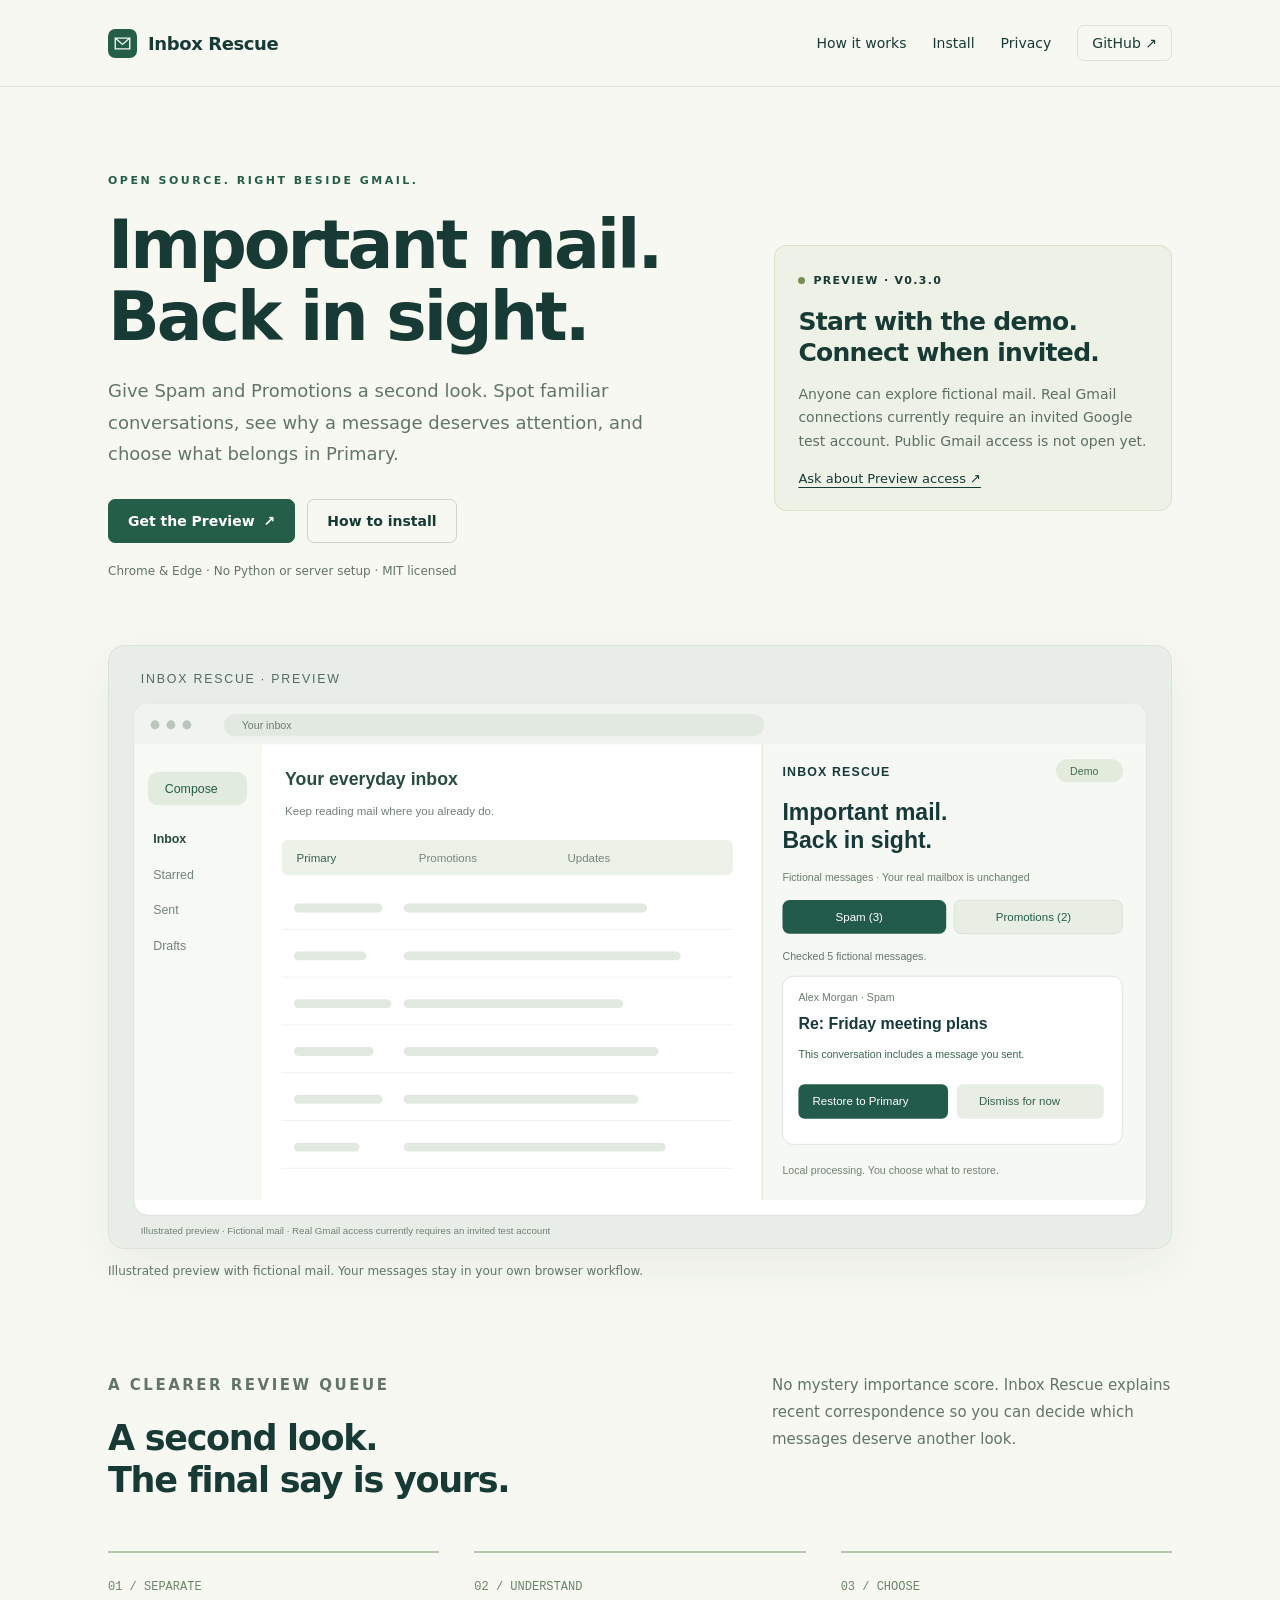
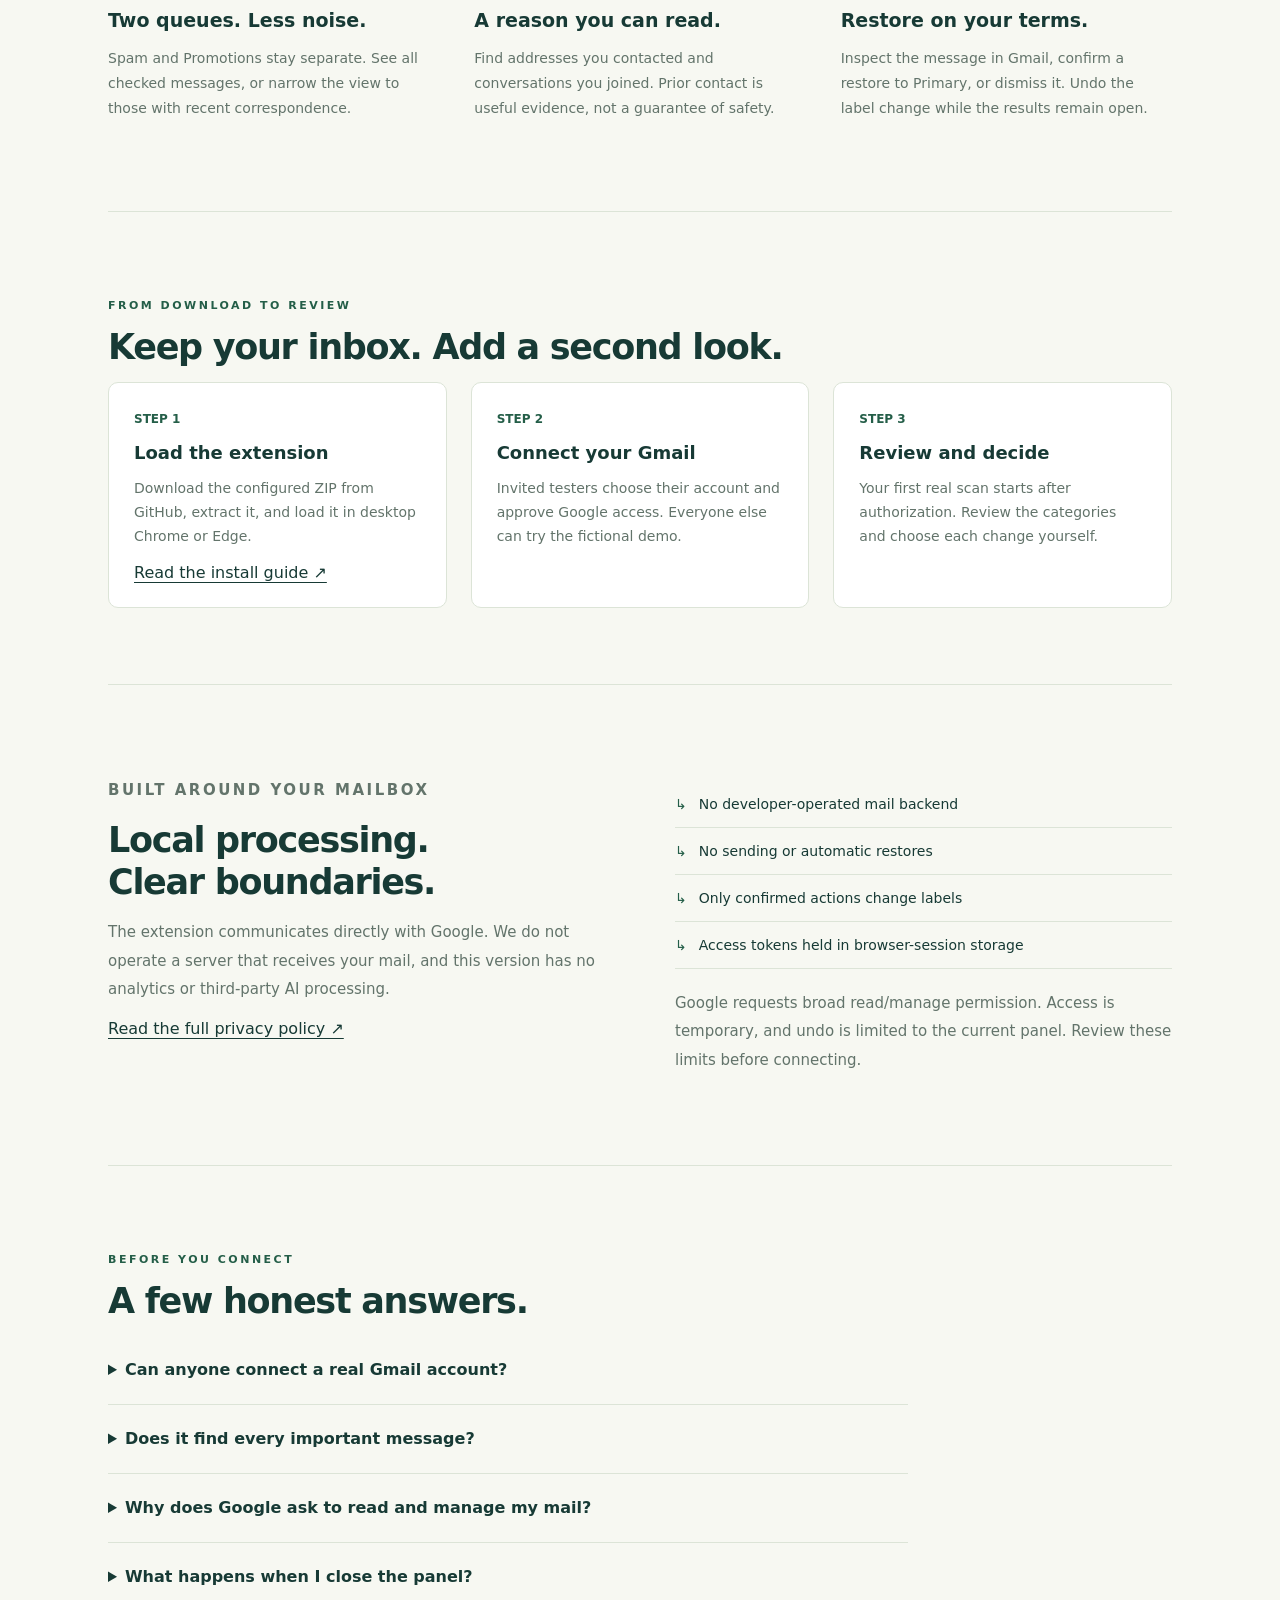
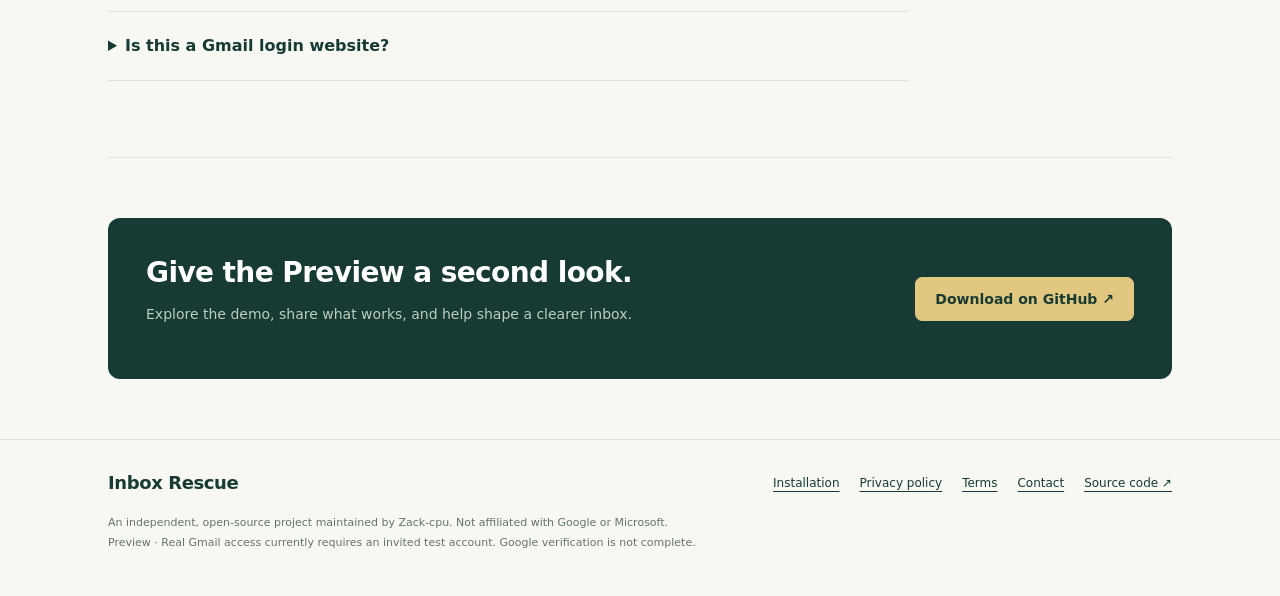
<file: website/index.html>
<!doctype html>
<html lang="en"><head><meta charset="utf-8"><meta name="viewport" content="width=device-width,initial-scale=1"><title>Inbox Rescue — Important mail, back in sight.</title><meta name="description" content="An open-source Gmail side panel for reviewing Spam and Promotions. Local browser processing, explainable correspondence checks, and user-confirmed restores."><meta name="theme-color" content="#245e48"><link rel="icon" type="image/svg+xml" href="./assets/icon.svg"><link rel="stylesheet" href="./assets/style.css"></head><body><a class="skip" href="#main">Skip to content</a><header class="site-header"><div class="shell nav"><a class="brand" href="./"><svg viewBox="0 0 32 32" fill="none" aria-hidden="true"><rect width="32" height="32" rx="8" fill="#245e48"/><path d="M8 10h16v12H8z" stroke="#f4f7eb" stroke-width="1.5"/><path d="m8 10 8 7 8-7" stroke="#f4f7eb" stroke-width="1.5"/></svg>Inbox Rescue</a><nav class="links" aria-label="Main navigation"><a class="desktop-link" href="./#how-it-works">How it works</a><a href="./install.html">Install</a><a href="./privacy.html">Privacy</a><a class="nav-github" href="https://github.com/Zack-cpu/inbox-rescue">GitHub ↗</a></nav></div></header><main id="main"><div class="shell"><section class="hero"><div><p class="eyebrow">Open source. Right beside Gmail.</p><h1>Important mail.<br>Back in sight.</h1><p class="lead">Give Spam and Promotions a second look. Spot familiar conversations, see why a message deserves attention, and choose what belongs in Primary.</p><div class="actions"><a class="button" href="https://github.com/Zack-cpu/inbox-rescue/releases/tag/v0.3.0-preview">Get the Preview <span aria-hidden="true">↗</span></a><a class="button secondary" href="./install.html">How to install</a></div><p class="fine">Chrome &amp; Edge · No Python or server setup · MIT licensed</p></div><aside class="availability"><span class="tag"><span class="dot"></span> Preview · v0.3.0</span><h2>Start with the demo.<br>Connect when invited.</h2><p>Anyone can explore fictional mail. Real Gmail connections currently require an invited Google test account. Public Gmail access is not open yet.</p><a href="mailto:yexunyang7@gmail.com?subject=Inbox%20Rescue%20Preview%20access">Ask about Preview access ↗</a></aside></section><figure style="margin:0"><div class="preview"><img src="./assets/preview.svg" alt="Illustrated Inbox Rescue panel beside an inbox, showing fictional Spam and Promotions messages" width="1200" height="680"></div><figcaption class="caption">Illustrated preview with fictional mail. Your messages stay in your own browser workflow.</figcaption></figure><section class="section" id="how-it-works"><div class="section-head"><div><p class="eyebrow">A clearer review queue</p><h2>A second look.<br>The final say is yours.</h2></div><p>No mystery importance score. Inbox Rescue explains recent correspondence so you can decide which messages deserve another look.</p></div><div class="feature-grid"><article class="feature"><span class="feature-number">01 / SEPARATE</span><h3>Two queues. Less noise.</h3><p>Spam and Promotions stay separate. See all checked messages, or narrow the view to those with recent correspondence.</p></article><article class="feature"><span class="feature-number">02 / UNDERSTAND</span><h3>A reason you can read.</h3><p>Find addresses you contacted and conversations you joined. Prior contact is useful evidence, not a guarantee of safety.</p></article><article class="feature"><span class="feature-number">03 / CHOOSE</span><h3>Restore on your terms.</h3><p>Inspect the message in Gmail, confirm a restore to Primary, or dismiss it. Undo the label change while the results remain open.</p></article></div></section><section class="section"><p class="eyebrow">From download to review</p><h2>Keep your inbox. Add a second look.</h2><div class="steps"><article class="step"><span>STEP 1</span><h3>Load the extension</h3><p>Download the configured ZIP from GitHub, extract it, and load it in desktop Chrome or Edge.</p><a href="./install.html">Read the install guide ↗</a></article><article class="step"><span>STEP 2</span><h3>Connect your Gmail</h3><p>Invited testers choose their account and approve Google access. Everyone else can try the fictional demo.</p></article><article class="step"><span>STEP 3</span><h3>Review and decide</h3><p>Your first real scan starts after authorization. Review the categories and choose each change yourself.</p></article></div></section><section class="section privacy-band"><div><p class="eyebrow">Built around your mailbox</p><h2>Local processing.<br>Clear boundaries.</h2><p>The extension communicates directly with Google. We do not operate a server that receives your mail, and this version has no analytics or third-party AI processing.</p><a href="./privacy.html">Read the full privacy policy ↗</a></div><div><ul class="privacy-list"><li>No developer-operated mail backend</li><li>No sending or automatic restores</li><li>Only confirmed actions change labels</li><li>Access tokens held in browser-session storage</li></ul><p class="fine">Google requests broad read/manage permission. Access is temporary, and undo is limited to the current panel. Review these limits before connecting.</p></div></section><section class="section"><p class="eyebrow">Before you connect</p><h2>A few honest answers.</h2><div class="faq"><details><summary>Can anyone connect a real Gmail account?</summary><p>Not yet. Anyone can install and try the demo, but real Gmail access is limited to invited test accounts while Google verification is in progress. Email <a href="mailto:yexunyang7@gmail.com">yexunyang7@gmail.com</a> to ask about Preview access.</p></details><details><summary>Does it find every important message?</summary><p>No. It checks up to 100 Spam/Promotions messages from 7 days, using up to 300 sent messages from 90 days as correspondence evidence. New senders may have no match. Review all checked messages when needed.</p></details><details><summary>Why does Google ask to read and manage my mail?</summary><p>The Gmail permission supports reading metadata and changing message labels when you restore or undo. The scope technically permits sending, but Inbox Rescue implements no send operation. See the <a href="./privacy.html">privacy policy</a> for details.</p></details><details><summary>What happens when I close the panel?</summary><p>Message metadata and undo actions are held in the panel. Reloading, rescanning, or clearing results can remove the undo entry. Gmail label changes already applied remain in your mailbox. Access also expires; reconnect when asked.</p></details><details><summary>Is this a Gmail login website?</summary><p>No. This website provides downloads, documentation, and privacy information. Gmail authorization happens through Google from the installed extension. We never ask you to enter a Gmail password on this site.</p></details></div></section><section class="cta"><div><h2>Give the Preview a second look.</h2><p>Explore the demo, share what works, and help shape a clearer inbox.</p></div><a class="button" href="https://github.com/Zack-cpu/inbox-rescue/releases/tag/v0.3.0-preview">Download on GitHub ↗</a></section></div></main><footer class="site-footer"><div class="shell"><div class="footer-row"><a class="brand" href="./">Inbox Rescue</a><nav class="footer-links" aria-label="Footer"><a href="./install.html">Installation</a><a href="./privacy.html">Privacy policy</a><a href="./terms.html">Terms</a><a href="mailto:yexunyang7@gmail.com">Contact</a><a href="https://github.com/Zack-cpu/inbox-rescue">Source code ↗</a></nav></div><p class="footer-note">An independent, open-source project maintained by Zack-cpu. Not affiliated with Google or Microsoft.<br>Preview · Real Gmail access currently requires an invited test account. Google verification is not complete.</p></div></footer></body></html>
</file>
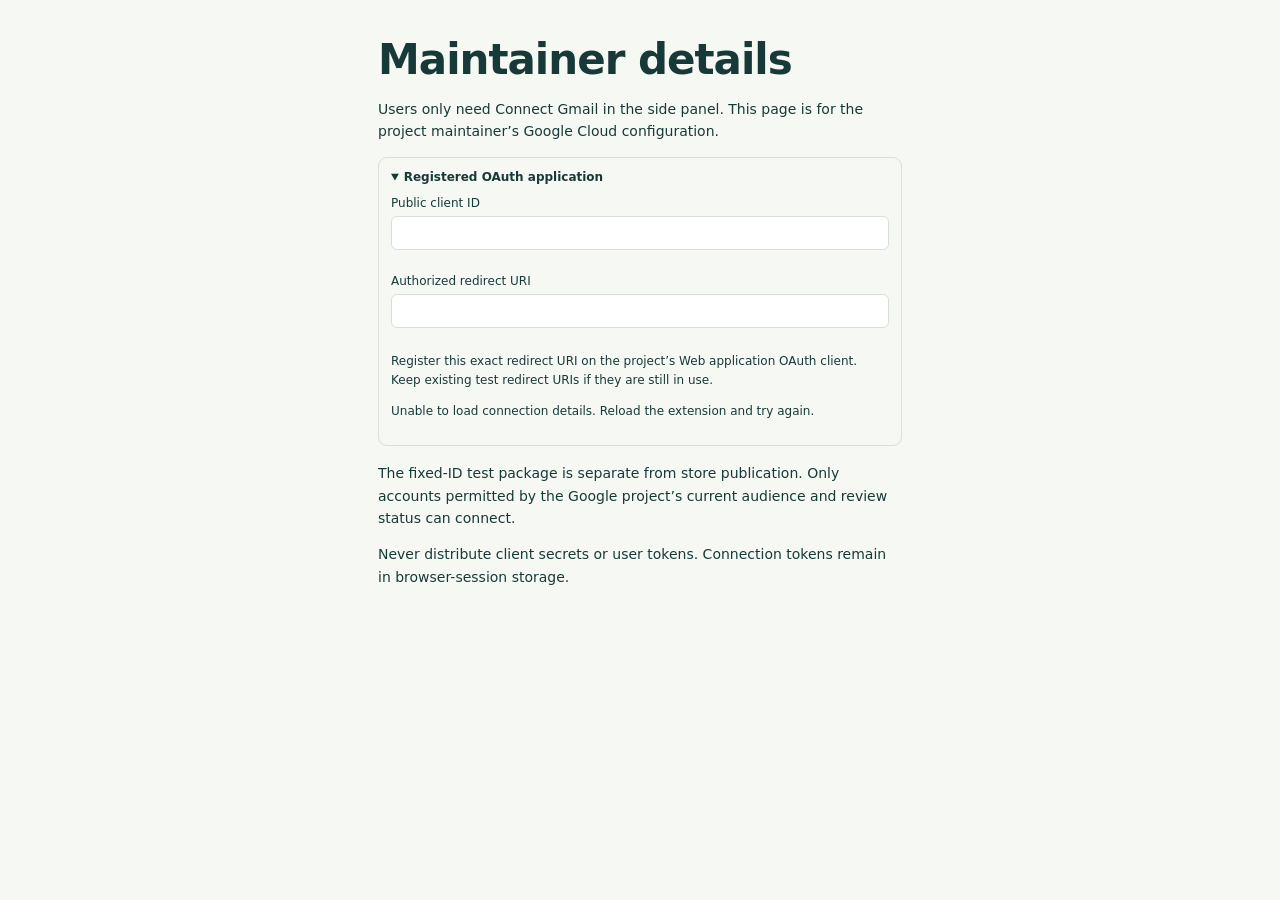
<file: extension/options.html>
<!doctype html>
<html lang="en"><head><meta charset="utf-8"><meta name="viewport" content="width=device-width,initial-scale=1"><title>Inbox Rescue — Maintainer details</title><link rel="stylesheet" href="panel.css"><script type="module" src="options.js"></script></head><body><main><h1>Maintainer details</h1><p>Users only need Connect Gmail in the side panel. This page is for the project maintainer’s Google Cloud configuration.</p><details open><summary>Registered OAuth application</summary><label for="client">Public client ID</label><input id="client" readonly spellcheck="false"><label for="redirect">Authorized redirect URI</label><input id="redirect" readonly spellcheck="false"><p>Register this exact redirect URI on the project’s Web application OAuth client. Keep existing test redirect URIs if they are still in use.</p><p id="details-status" role="status"></p></details><p>The fixed-ID test package is separate from store publication. Only accounts permitted by the Google project’s current audience and review status can connect.</p><p>Never distribute client secrets or user tokens. Connection tokens remain in browser-session storage.</p></main></body></html>
</file>
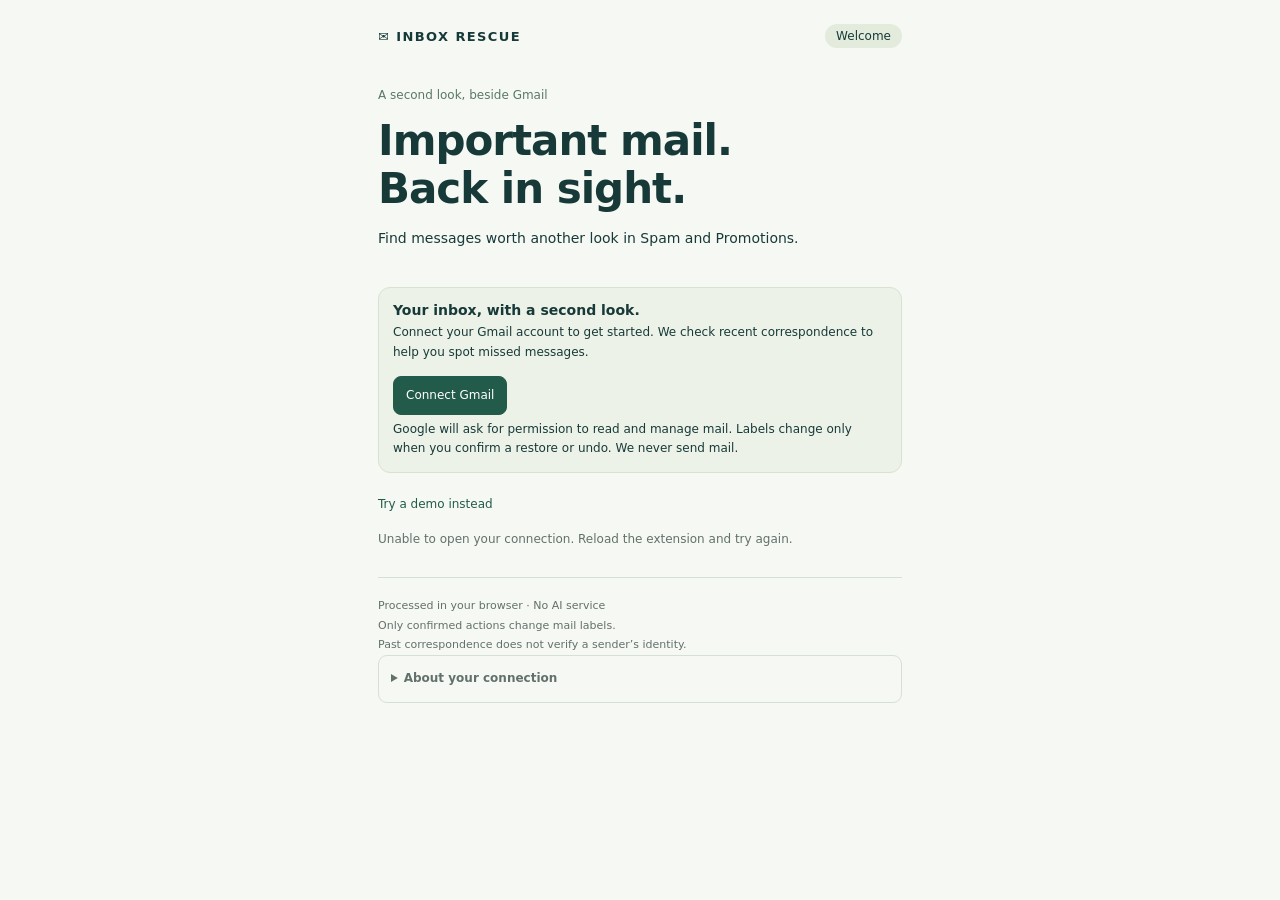
<file: extension/panel.html>
<!doctype html>
<html lang="en">
<head>
  <meta charset="utf-8"><meta name="viewport" content="width=device-width, initial-scale=1">
  <title>Inbox Rescue</title><link rel="stylesheet" href="panel.css"><script type="module" src="panel.js"></script>
</head>
<body>
  <main>
    <header><strong>✉ INBOX RESCUE</strong><span id="mode" class="badge">Welcome</span></header>
    <section id="intro" class="intro" aria-labelledby="title">
      <p class="eyebrow">A second look, beside Gmail</p><h1 id="title">Important mail.<br>Back in sight.</h1>
      <p>Find messages worth another look in Spam and Promotions.</p>
    </section>
    <aside class="notice">
      <strong id="account-title">Your inbox, with a second look.</strong>
      <p id="account-description">Connect your Gmail account to get started. We check recent correspondence to help you spot missed messages.</p>
      <div class="actions"><button id="connect" type="button" class="primary">Connect Gmail</button><button id="disconnect" type="button" hidden>Disconnect</button></div>
      <p id="permission-note" class="permission-note">Google will ask for permission to read and manage mail. Labels change only when you confirm a restore or undo. We never send mail.</p>
    </aside>
    <button id="try-demo" type="button" class="text-button">Try a demo instead</button>
    <p id="status" role="status" aria-live="polite">Connect Gmail to start. Your messages are processed in this browser.</p>
    <button id="scan" class="primary wide" type="button" hidden>Check for missed messages</button>
    <section id="queue" aria-labelledby="queue-title" hidden>
      <div class="queue-heading"><h2 id="queue-title">Review queue</h2><button id="reset" type="button" class="text-button">Clear results</button></div>
      <div class="categories" role="group" aria-label="Message category"><button id="spam" type="button" aria-pressed="true">Spam (0)</button><button id="promotions" type="button" aria-pressed="false">Promotions (0)</button></div>
      <label class="filter"><input id="show-all" type="checkbox" checked> Show all checked messages</label>
      <div id="items"></div>
    </section>
    <footer>Processed in your browser · No AI service<br>Only confirmed actions change mail labels.<br>Past correspondence does not verify a sender’s identity.<details><summary>About your connection</summary><p>Access is temporary; reconnect when prompted. Match the connected address when viewing mail in Gmail. Undo is available until you clear results, scan again, or reload this panel.</p></details></footer>
  </main>
  <dialog id="confirm-dialog" aria-labelledby="confirm-title" aria-describedby="confirm-description"><form method="dialog"><h2 id="confirm-title">Restore this message?</h2><p id="confirm-description"></p><div class="dialog-actions"><button value="cancel" autofocus>Cancel</button><button id="confirm-restore" value="restore" class="primary">Restore to Primary</button></div></form></dialog>
</body>
</html>
</file>
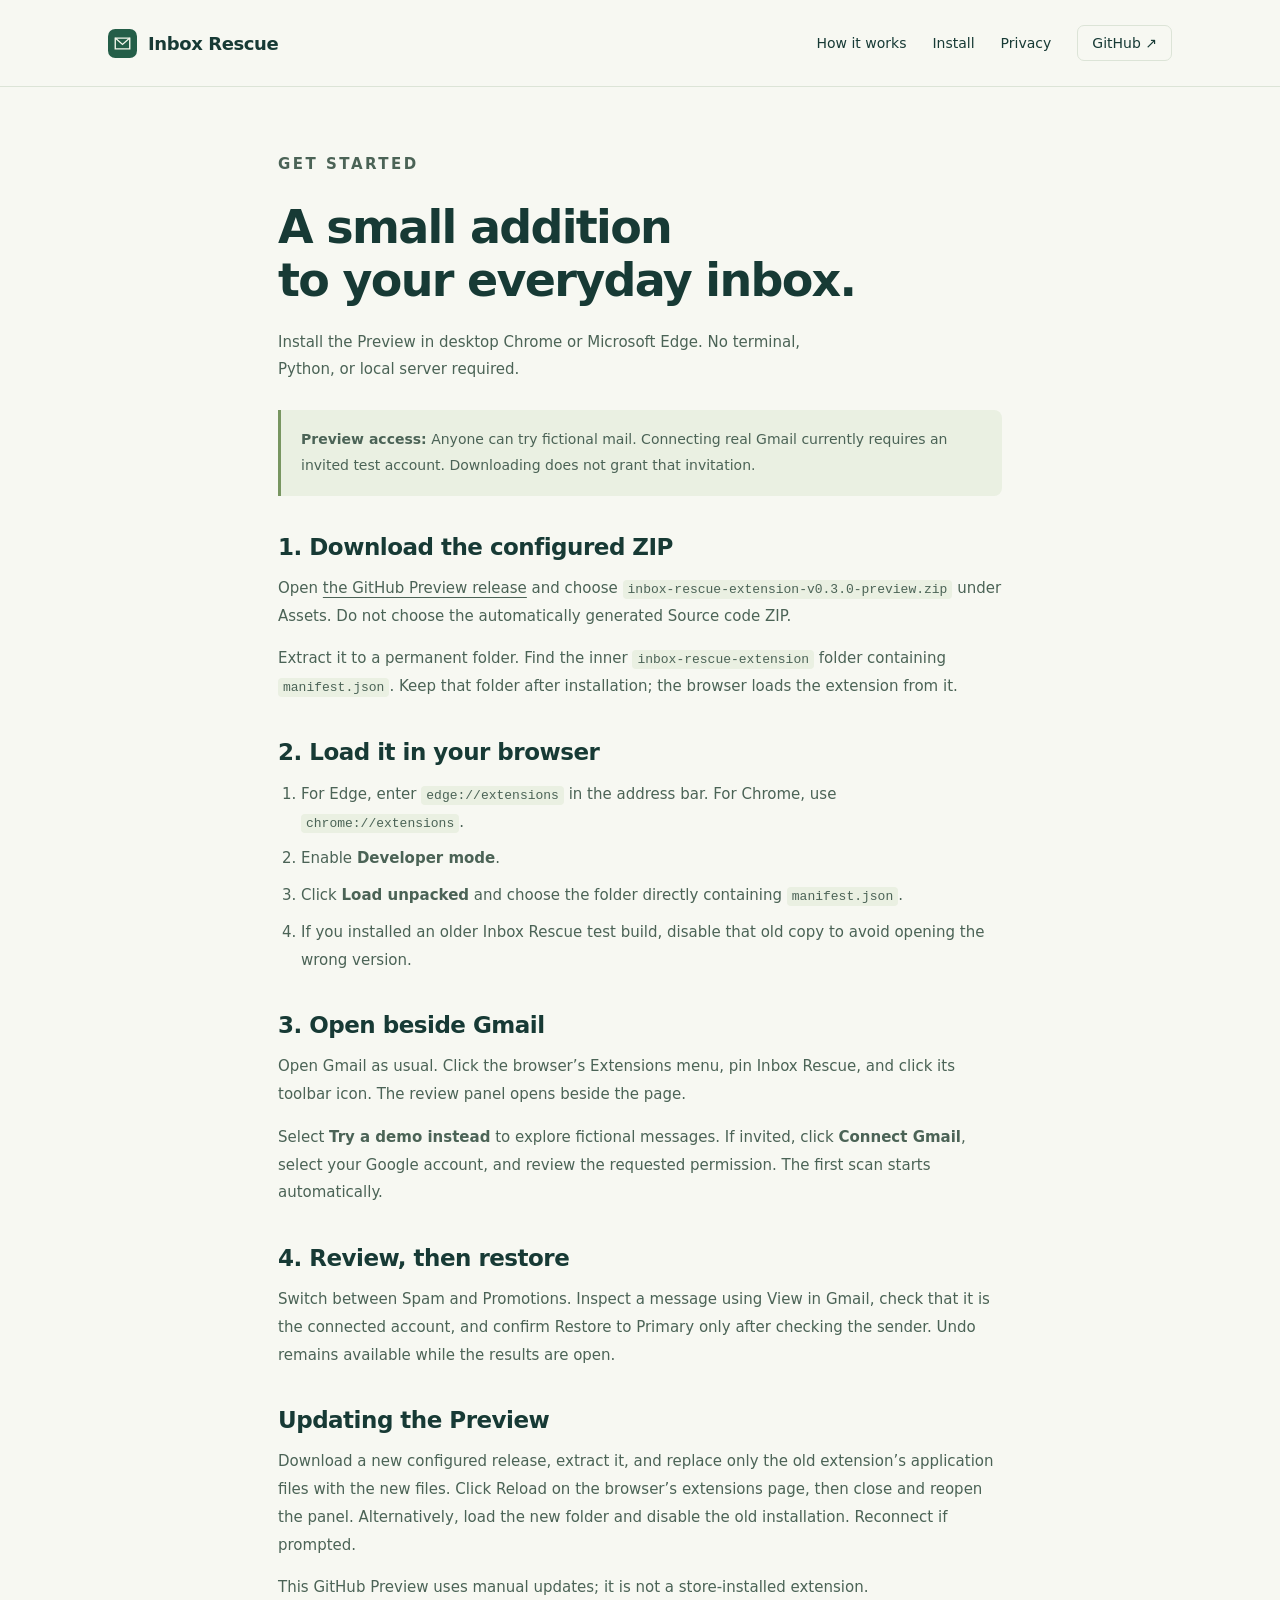
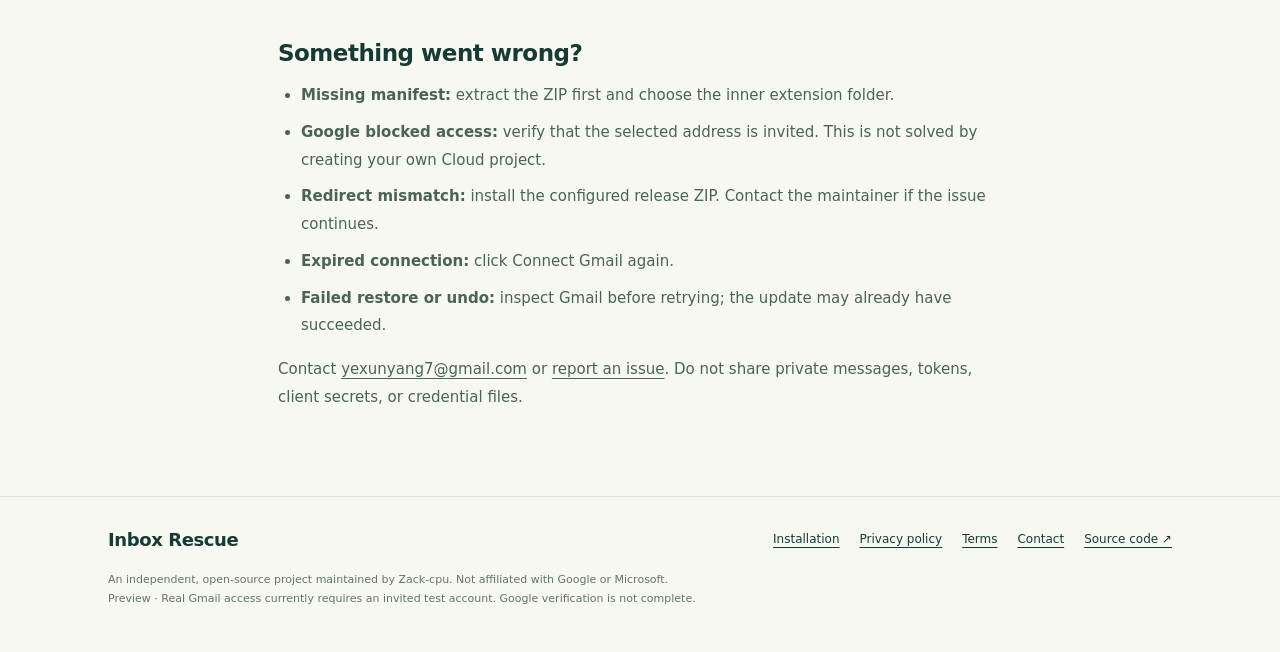
<file: website/install.html>
<!doctype html>
<html lang="en"><head><meta charset="utf-8"><meta name="viewport" content="width=device-width,initial-scale=1"><title>Install Inbox Rescue — Chrome & Edge</title><meta name="description" content="Install the configured Inbox Rescue Preview in Chrome or Edge. No Python, client ID, or Google Cloud setup required for invited users."><meta name="theme-color" content="#245e48"><link rel="icon" type="image/svg+xml" href="./assets/icon.svg"><link rel="stylesheet" href="./assets/style.css"></head><body><a class="skip" href="#main">Skip to content</a><header class="site-header"><div class="shell nav"><a class="brand" href="./"><svg viewBox="0 0 32 32" fill="none" aria-hidden="true"><rect width="32" height="32" rx="8" fill="#245e48"/><path d="M8 10h16v12H8z" stroke="#f4f7eb" stroke-width="1.5"/><path d="m8 10 8 7 8-7" stroke="#f4f7eb" stroke-width="1.5"/></svg>Inbox Rescue</a><nav class="links" aria-label="Main navigation"><a class="desktop-link" href="./#how-it-works">How it works</a><a href="./install.html">Install</a><a href="./privacy.html">Privacy</a><a class="nav-github" href="https://github.com/Zack-cpu/inbox-rescue">GitHub ↗</a></nav></div></header><main id="main" class="article"><p class="eyebrow">Get started</p><h1>A small addition<br>to your everyday inbox.</h1><p class="lead">Install the Preview in desktop Chrome or Microsoft Edge. No terminal, Python, or local server required.</p><div class="callout"><p><strong>Preview access:</strong> Anyone can try fictional mail. Connecting real Gmail currently requires an invited test account. Downloading does not grant that invitation.</p></div><h2>1. Download the configured ZIP</h2><p>Open <a href="https://github.com/Zack-cpu/inbox-rescue/releases/tag/v0.3.0-preview">the GitHub Preview release</a> and choose <code>inbox-rescue-extension-v0.3.0-preview.zip</code> under Assets. Do not choose the automatically generated Source code ZIP.</p><p>Extract it to a permanent folder. Find the inner <code>inbox-rescue-extension</code> folder containing <code>manifest.json</code>. Keep that folder after installation; the browser loads the extension from it.</p><h2>2. Load it in your browser</h2><ol><li>For Edge, enter <code>edge://extensions</code> in the address bar. For Chrome, use <code>chrome://extensions</code>.</li><li>Enable <strong>Developer mode</strong>.</li><li>Click <strong>Load unpacked</strong> and choose the folder directly containing <code>manifest.json</code>.</li><li>If you installed an older Inbox Rescue test build, disable that old copy to avoid opening the wrong version.</li></ol><h2>3. Open beside Gmail</h2><p>Open Gmail as usual. Click the browser’s Extensions menu, pin Inbox Rescue, and click its toolbar icon. The review panel opens beside the page.</p><p>Select <strong>Try a demo instead</strong> to explore fictional messages. If invited, click <strong>Connect Gmail</strong>, select your Google account, and review the requested permission. The first scan starts automatically.</p><h2>4. Review, then restore</h2><p>Switch between Spam and Promotions. Inspect a message using View in Gmail, check that it is the connected account, and confirm Restore to Primary only after checking the sender. Undo remains available while the results are open.</p><h2>Updating the Preview</h2><p>Download a new configured release, extract it, and replace only the old extension’s application files with the new files. Click Reload on the browser’s extensions page, then close and reopen the panel. Alternatively, load the new folder and disable the old installation. Reconnect if prompted.</p><p>This GitHub Preview uses manual updates; it is not a store-installed extension.</p><h2>Something went wrong?</h2><ul><li><strong>Missing manifest:</strong> extract the ZIP first and choose the inner extension folder.</li><li><strong>Google blocked access:</strong> verify that the selected address is invited. This is not solved by creating your own Cloud project.</li><li><strong>Redirect mismatch:</strong> install the configured release ZIP. Contact the maintainer if the issue continues.</li><li><strong>Expired connection:</strong> click Connect Gmail again.</li><li><strong>Failed restore or undo:</strong> inspect Gmail before retrying; the update may already have succeeded.</li></ul><p>Contact <a href="mailto:yexunyang7@gmail.com">yexunyang7@gmail.com</a> or <a href="https://github.com/Zack-cpu/inbox-rescue/issues/new/choose">report an issue</a>. Do not share private messages, tokens, client secrets, or credential files.</p></main><footer class="site-footer"><div class="shell"><div class="footer-row"><a class="brand" href="./">Inbox Rescue</a><nav class="footer-links" aria-label="Footer"><a href="./install.html">Installation</a><a href="./privacy.html">Privacy policy</a><a href="./terms.html">Terms</a><a href="mailto:yexunyang7@gmail.com">Contact</a><a href="https://github.com/Zack-cpu/inbox-rescue">Source code ↗</a></nav></div><p class="footer-note">An independent, open-source project maintained by Zack-cpu. Not affiliated with Google or Microsoft.<br>Preview · Real Gmail access currently requires an invited test account. Google verification is not complete.</p></div></footer></body></html>
</file>
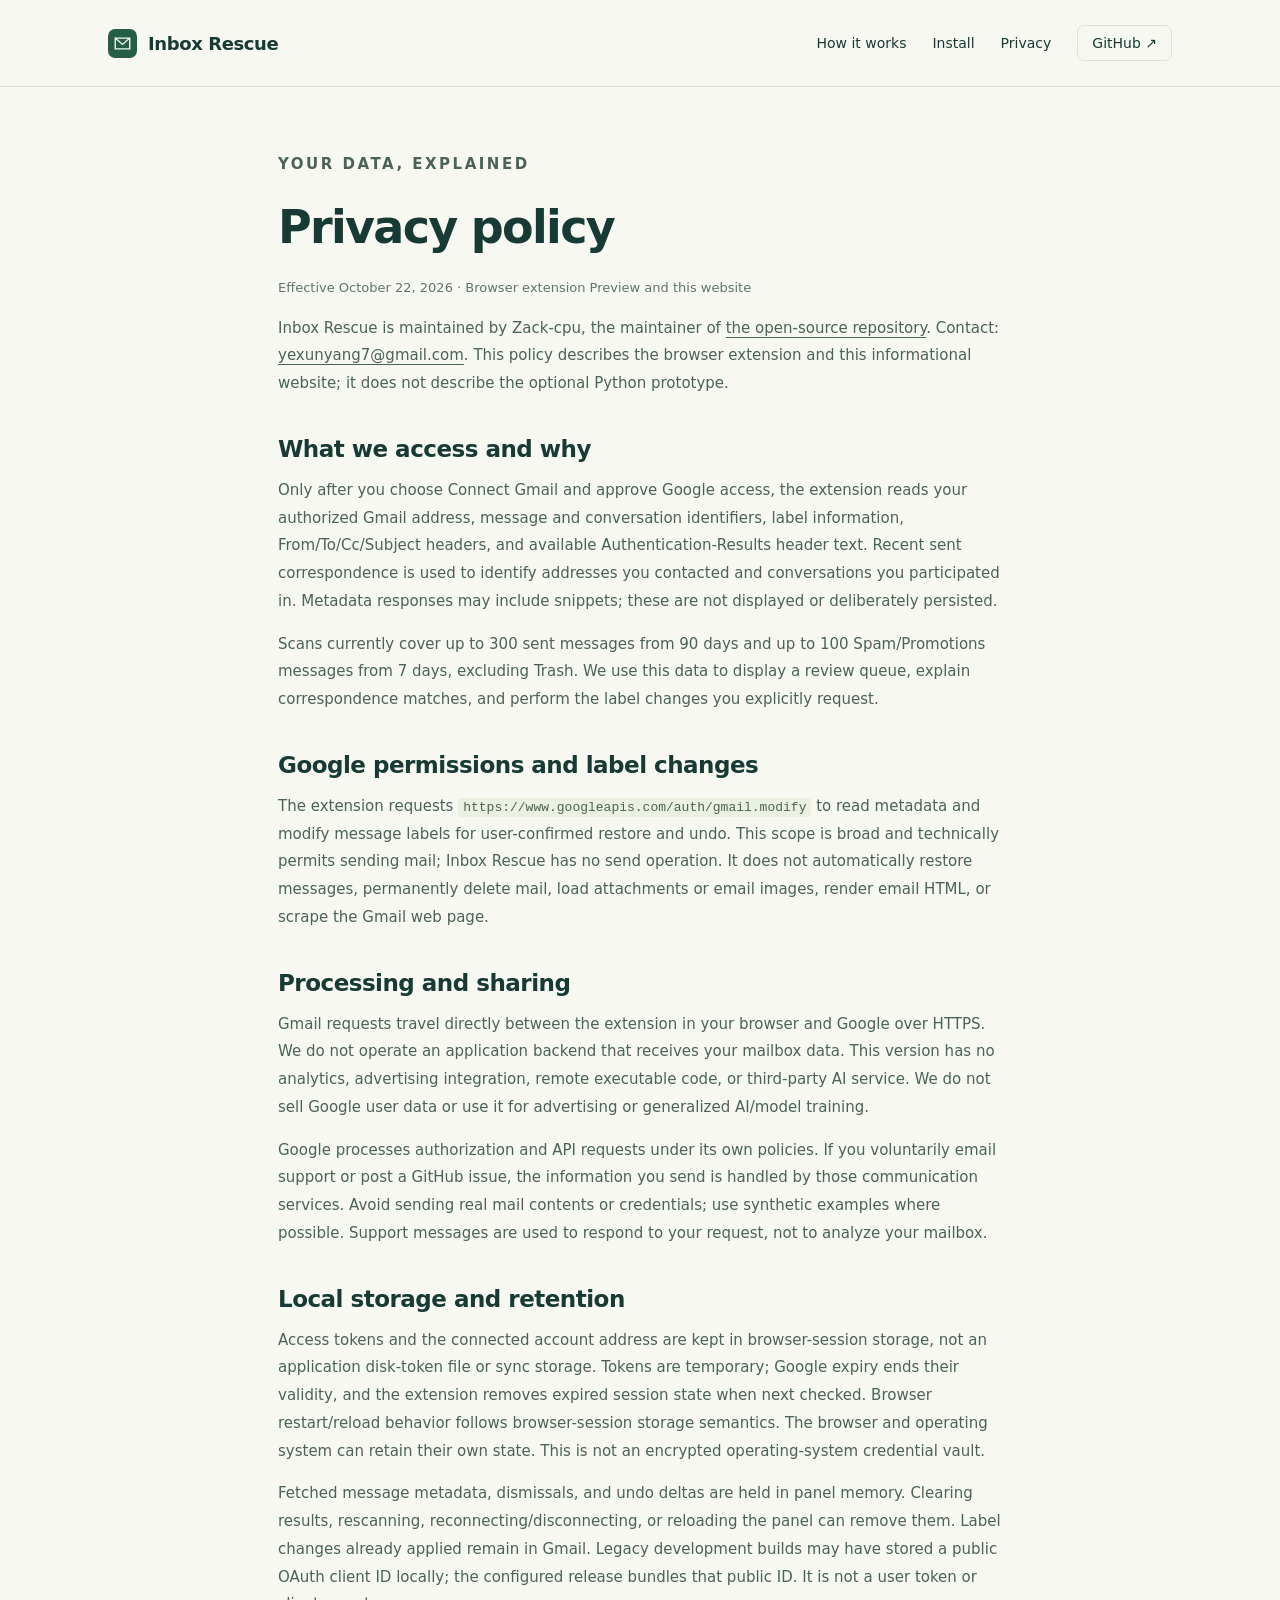
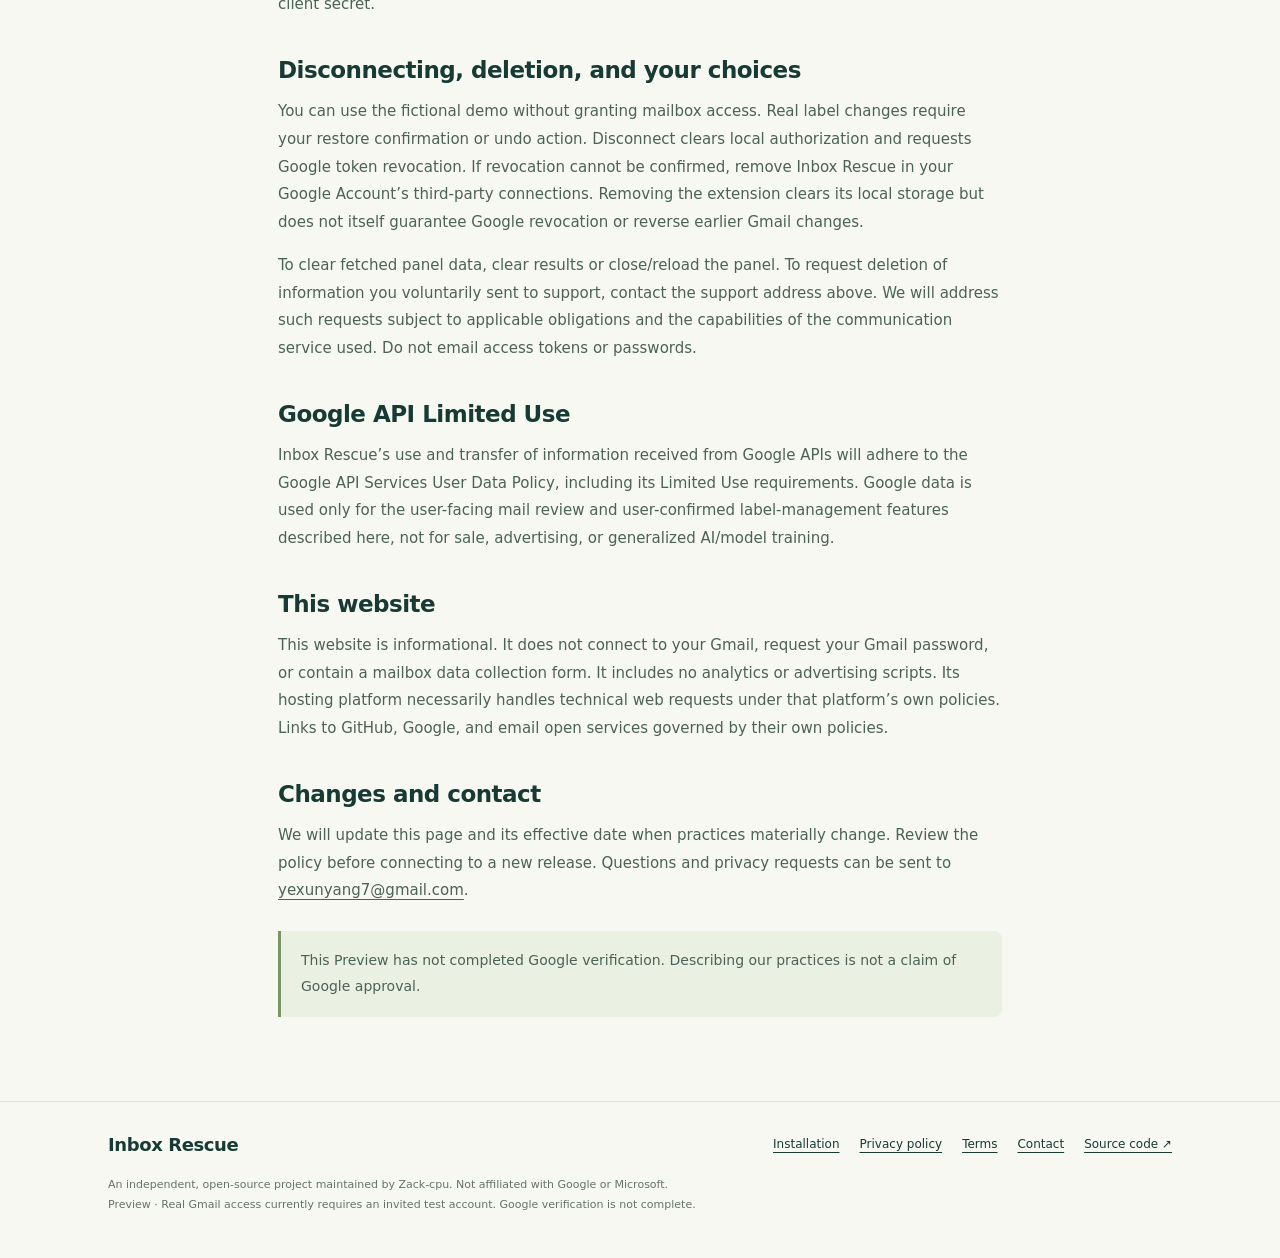
<file: website/privacy.html>
<!doctype html>
<html lang="en"><head><meta charset="utf-8"><meta name="viewport" content="width=device-width,initial-scale=1"><title>Privacy policy — Inbox Rescue</title><meta name="description" content="How Inbox Rescue accesses, uses, stores, and removes Google user data. Browser-local processing, explicit label changes, and contact details."><meta name="theme-color" content="#245e48"><link rel="icon" type="image/svg+xml" href="./assets/icon.svg"><link rel="stylesheet" href="./assets/style.css"></head><body><a class="skip" href="#main">Skip to content</a><header class="site-header"><div class="shell nav"><a class="brand" href="./"><svg viewBox="0 0 32 32" fill="none" aria-hidden="true"><rect width="32" height="32" rx="8" fill="#245e48"/><path d="M8 10h16v12H8z" stroke="#f4f7eb" stroke-width="1.5"/><path d="m8 10 8 7 8-7" stroke="#f4f7eb" stroke-width="1.5"/></svg>Inbox Rescue</a><nav class="links" aria-label="Main navigation"><a class="desktop-link" href="./#how-it-works">How it works</a><a href="./install.html">Install</a><a href="./privacy.html">Privacy</a><a class="nav-github" href="https://github.com/Zack-cpu/inbox-rescue">GitHub ↗</a></nav></div></header><main id="main" class="article"><p class="eyebrow">Your data, explained</p><h1>Privacy policy</h1><p class="meta">Effective October 22, 2026 · Browser extension Preview and this website</p><p>Inbox Rescue is maintained by Zack-cpu, the maintainer of <a href="https://github.com/Zack-cpu/inbox-rescue">the open-source repository</a>. Contact: <a href="mailto:yexunyang7@gmail.com">yexunyang7@gmail.com</a>. This policy describes the browser extension and this informational website; it does not describe the optional Python prototype.</p><h2>What we access and why</h2><p>Only after you choose Connect Gmail and approve Google access, the extension reads your authorized Gmail address, message and conversation identifiers, label information, From/To/Cc/Subject headers, and available Authentication-Results header text. Recent sent correspondence is used to identify addresses you contacted and conversations you participated in. Metadata responses may include snippets; these are not displayed or deliberately persisted.</p><p>Scans currently cover up to 300 sent messages from 90 days and up to 100 Spam/Promotions messages from 7 days, excluding Trash. We use this data to display a review queue, explain correspondence matches, and perform the label changes you explicitly request.</p><h2>Google permissions and label changes</h2><p>The extension requests <code>https://www.googleapis.com/auth/gmail.modify</code> to read metadata and modify message labels for user-confirmed restore and undo. This scope is broad and technically permits sending mail; Inbox Rescue has no send operation. It does not automatically restore messages, permanently delete mail, load attachments or email images, render email HTML, or scrape the Gmail web page.</p><h2>Processing and sharing</h2><p>Gmail requests travel directly between the extension in your browser and Google over HTTPS. We do not operate an application backend that receives your mailbox data. This version has no analytics, advertising integration, remote executable code, or third-party AI service. We do not sell Google user data or use it for advertising or generalized AI/model training.</p><p>Google processes authorization and API requests under its own policies. If you voluntarily email support or post a GitHub issue, the information you send is handled by those communication services. Avoid sending real mail contents or credentials; use synthetic examples where possible. Support messages are used to respond to your request, not to analyze your mailbox.</p><h2>Local storage and retention</h2><p>Access tokens and the connected account address are kept in browser-session storage, not an application disk-token file or sync storage. Tokens are temporary; Google expiry ends their validity, and the extension removes expired session state when next checked. Browser restart/reload behavior follows browser-session storage semantics. The browser and operating system can retain their own state. This is not an encrypted operating-system credential vault.</p><p>Fetched message metadata, dismissals, and undo deltas are held in panel memory. Clearing results, rescanning, reconnecting/disconnecting, or reloading the panel can remove them. Label changes already applied remain in Gmail. Legacy development builds may have stored a public OAuth client ID locally; the configured release bundles that public ID. It is not a user token or client secret.</p><h2>Disconnecting, deletion, and your choices</h2><p>You can use the fictional demo without granting mailbox access. Real label changes require your restore confirmation or undo action. Disconnect clears local authorization and requests Google token revocation. If revocation cannot be confirmed, remove Inbox Rescue in your Google Account’s third-party connections. Removing the extension clears its local storage but does not itself guarantee Google revocation or reverse earlier Gmail changes.</p><p>To clear fetched panel data, clear results or close/reload the panel. To request deletion of information you voluntarily sent to support, contact the support address above. We will address such requests subject to applicable obligations and the capabilities of the communication service used. Do not email access tokens or passwords.</p><h2>Google API Limited Use</h2><p>Inbox Rescue’s use and transfer of information received from Google APIs will adhere to the Google API Services User Data Policy, including its Limited Use requirements. Google data is used only for the user-facing mail review and user-confirmed label-management features described here, not for sale, advertising, or generalized AI/model training.</p><h2>This website</h2><p>This website is informational. It does not connect to your Gmail, request your Gmail password, or contain a mailbox data collection form. It includes no analytics or advertising scripts. Its hosting platform necessarily handles technical web requests under that platform’s own policies. Links to GitHub, Google, and email open services governed by their own policies.</p><h2>Changes and contact</h2><p>We will update this page and its effective date when practices materially change. Review the policy before connecting to a new release. Questions and privacy requests can be sent to <a href="mailto:yexunyang7@gmail.com">yexunyang7@gmail.com</a>.</p><div class="callout"><p>This Preview has not completed Google verification. Describing our practices is not a claim of Google approval.</p></div></main><footer class="site-footer"><div class="shell"><div class="footer-row"><a class="brand" href="./">Inbox Rescue</a><nav class="footer-links" aria-label="Footer"><a href="./install.html">Installation</a><a href="./privacy.html">Privacy policy</a><a href="./terms.html">Terms</a><a href="mailto:yexunyang7@gmail.com">Contact</a><a href="https://github.com/Zack-cpu/inbox-rescue">Source code ↗</a></nav></div><p class="footer-note">An independent, open-source project maintained by Zack-cpu. Not affiliated with Google or Microsoft.<br>Preview · Real Gmail access currently requires an invited test account. Google verification is not complete.</p></div></footer></body></html>
</file>
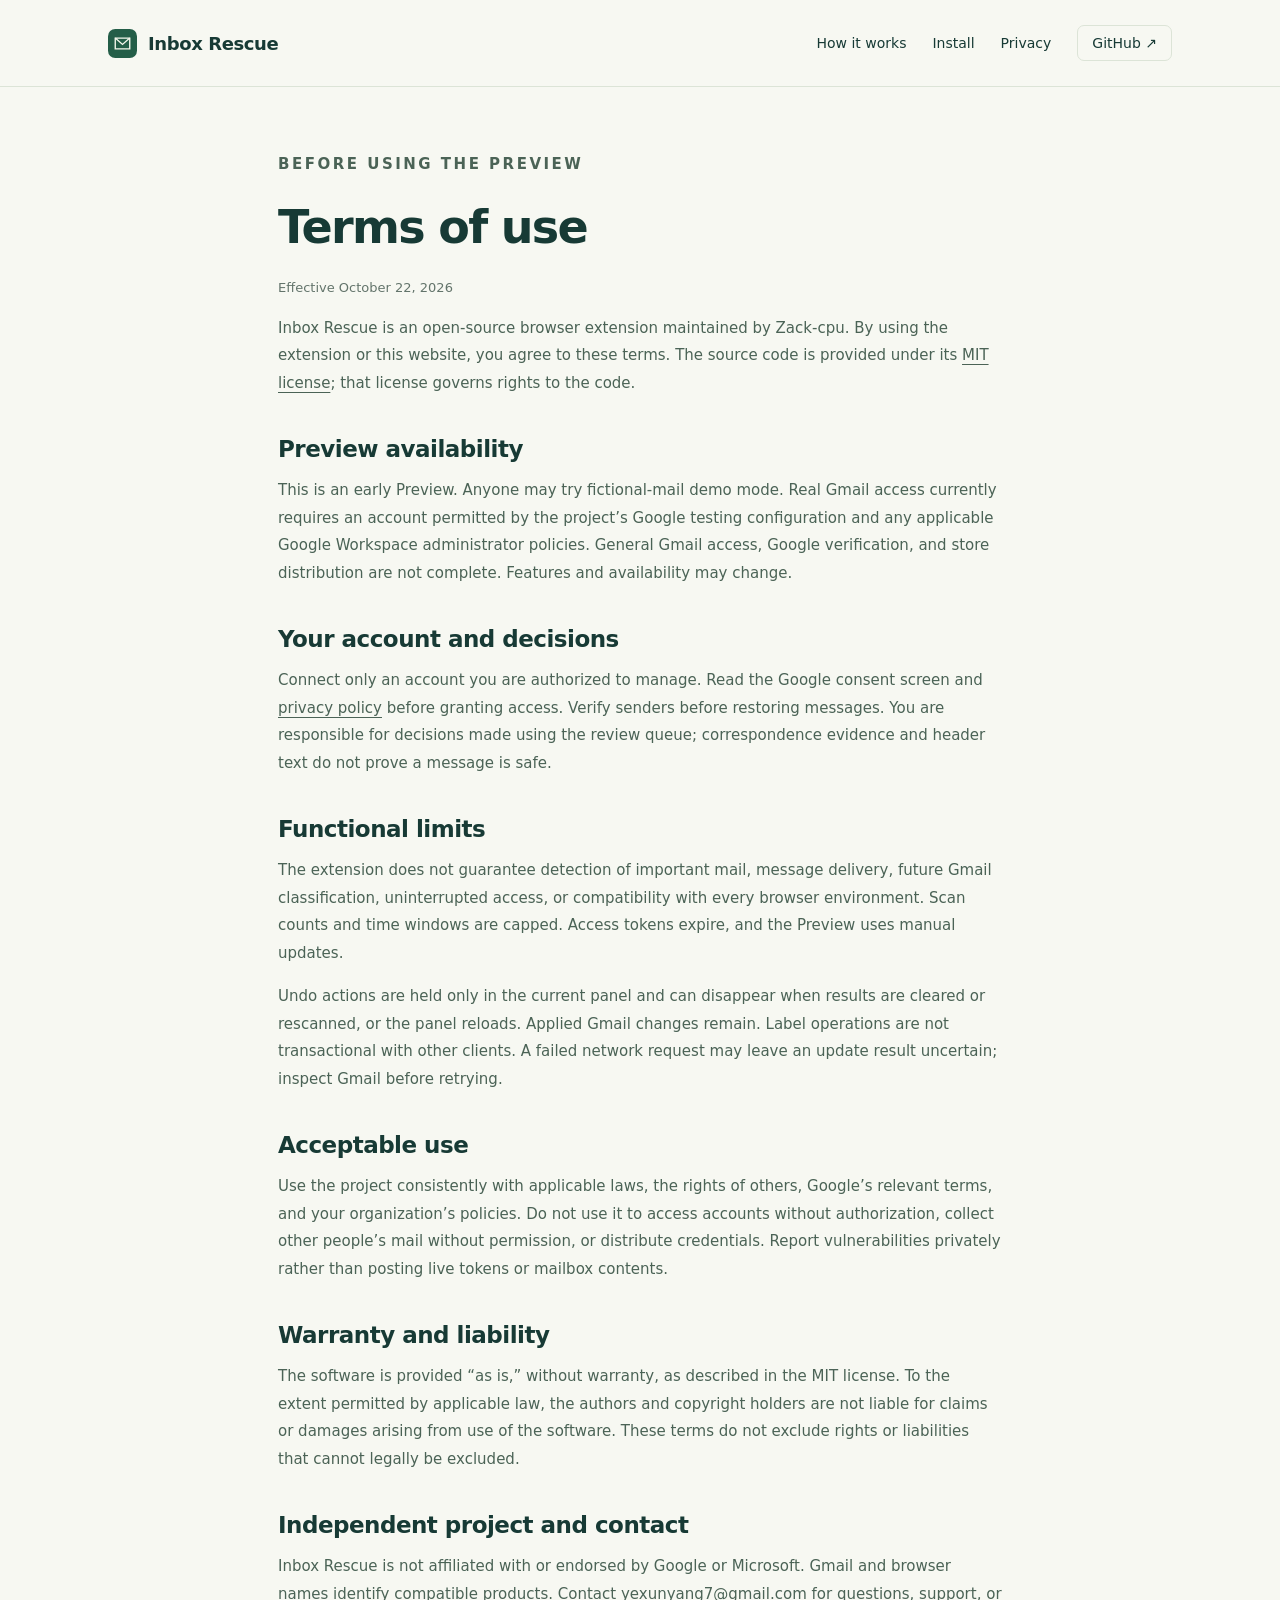
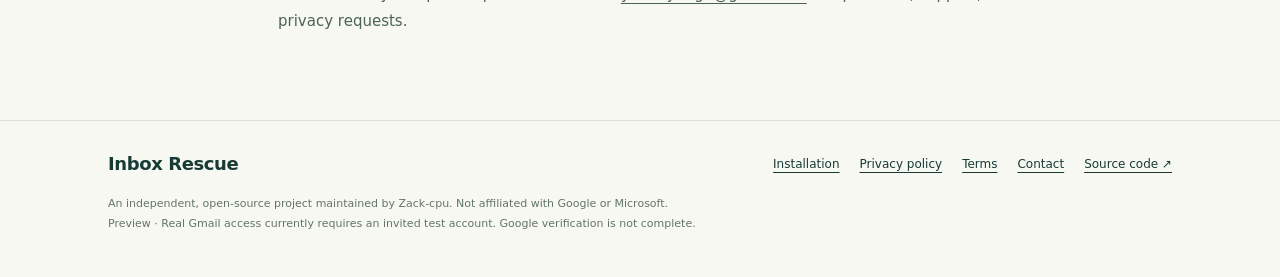
<file: website/terms.html>
<!doctype html>
<html lang="en"><head><meta charset="utf-8"><meta name="viewport" content="width=device-width,initial-scale=1"><title>Terms of use — Inbox Rescue</title><meta name="description" content="Terms for the open-source Inbox Rescue Preview: user control, limitations, independent project status, and support."><meta name="theme-color" content="#245e48"><link rel="icon" type="image/svg+xml" href="./assets/icon.svg"><link rel="stylesheet" href="./assets/style.css"></head><body><a class="skip" href="#main">Skip to content</a><header class="site-header"><div class="shell nav"><a class="brand" href="./"><svg viewBox="0 0 32 32" fill="none" aria-hidden="true"><rect width="32" height="32" rx="8" fill="#245e48"/><path d="M8 10h16v12H8z" stroke="#f4f7eb" stroke-width="1.5"/><path d="m8 10 8 7 8-7" stroke="#f4f7eb" stroke-width="1.5"/></svg>Inbox Rescue</a><nav class="links" aria-label="Main navigation"><a class="desktop-link" href="./#how-it-works">How it works</a><a href="./install.html">Install</a><a href="./privacy.html">Privacy</a><a class="nav-github" href="https://github.com/Zack-cpu/inbox-rescue">GitHub ↗</a></nav></div></header><main id="main" class="article"><p class="eyebrow">Before using the Preview</p><h1>Terms of use</h1><p class="meta">Effective October 22, 2026</p><p>Inbox Rescue is an open-source browser extension maintained by Zack-cpu. By using the extension or this website, you agree to these terms. The source code is provided under its <a href="https://github.com/Zack-cpu/inbox-rescue/blob/main/LICENSE">MIT license</a>; that license governs rights to the code.</p><h2>Preview availability</h2><p>This is an early Preview. Anyone may try fictional-mail demo mode. Real Gmail access currently requires an account permitted by the project’s Google testing configuration and any applicable Google Workspace administrator policies. General Gmail access, Google verification, and store distribution are not complete. Features and availability may change.</p><h2>Your account and decisions</h2><p>Connect only an account you are authorized to manage. Read the Google consent screen and <a href="./privacy.html">privacy policy</a> before granting access. Verify senders before restoring messages. You are responsible for decisions made using the review queue; correspondence evidence and header text do not prove a message is safe.</p><h2>Functional limits</h2><p>The extension does not guarantee detection of important mail, message delivery, future Gmail classification, uninterrupted access, or compatibility with every browser environment. Scan counts and time windows are capped. Access tokens expire, and the Preview uses manual updates.</p><p>Undo actions are held only in the current panel and can disappear when results are cleared or rescanned, or the panel reloads. Applied Gmail changes remain. Label operations are not transactional with other clients. A failed network request may leave an update result uncertain; inspect Gmail before retrying.</p><h2>Acceptable use</h2><p>Use the project consistently with applicable laws, the rights of others, Google’s relevant terms, and your organization’s policies. Do not use it to access accounts without authorization, collect other people’s mail without permission, or distribute credentials. Report vulnerabilities privately rather than posting live tokens or mailbox contents.</p><h2>Warranty and liability</h2><p>The software is provided “as is,” without warranty, as described in the MIT license. To the extent permitted by applicable law, the authors and copyright holders are not liable for claims or damages arising from use of the software. These terms do not exclude rights or liabilities that cannot legally be excluded.</p><h2>Independent project and contact</h2><p>Inbox Rescue is not affiliated with or endorsed by Google or Microsoft. Gmail and browser names identify compatible products. Contact <a href="mailto:yexunyang7@gmail.com">yexunyang7@gmail.com</a> for questions, support, or privacy requests.</p></main><footer class="site-footer"><div class="shell"><div class="footer-row"><a class="brand" href="./">Inbox Rescue</a><nav class="footer-links" aria-label="Footer"><a href="./install.html">Installation</a><a href="./privacy.html">Privacy policy</a><a href="./terms.html">Terms</a><a href="mailto:yexunyang7@gmail.com">Contact</a><a href="https://github.com/Zack-cpu/inbox-rescue">Source code ↗</a></nav></div><p class="footer-note">An independent, open-source project maintained by Zack-cpu. Not affiliated with Google or Microsoft.<br>Preview · Real Gmail access currently requires an invited test account. Google verification is not complete.</p></div></footer></body></html>
</file>
<file: website/assets/style.css>
:root{--ink:#173a35;--muted:#63746b;--paper:#f7f8f2;--green:#245e48;--line:#dce4d7;--pale:#eaf0e2;--gold:#ddc079;font-family:Inter,ui-sans-serif,system-ui,-apple-system,BlinkMacSystemFont,"Segoe UI",sans-serif;color:var(--ink);background:var(--paper);font-synthesis:none}*{box-sizing:border-box}html{scroll-behavior:smooth}body{margin:0}a{color:inherit;text-underline-offset:4px}button,a{-webkit-tap-highlight-color:transparent}a:focus-visible,summary:focus-visible{outline:3px solid #b58a30;outline-offset:5px}main{min-height:60vh}.shell{max-width:1120px;margin:auto;padding:0 28px}.site-header{border-bottom:1px solid var(--line)}.nav{min-height:86px;display:flex;align-items:center;justify-content:space-between;gap:24px}.brand{display:flex;align-items:center;gap:11px;font-weight:750;font-size:18px;text-decoration:none;letter-spacing:-.4px}.brand svg{width:29px;height:29px}.links{display:flex;align-items:center;gap:26px;font-size:14px}.links a{text-decoration:none}.links a:hover{color:var(--green);text-decoration:underline}.nav-github{border:1px solid var(--line);padding:9px 14px;border-radius:7px}.eyebrow{text-transform:uppercase;font-size:11px;font-weight:700;letter-spacing:2.5px;color:var(--green)}.hero{padding:76px 0 52px;display:grid;grid-template-columns:1.2fr .8fr;gap:70px;align-items:center}h1{font-size:clamp(42px,5.5vw,68px);font-weight:600;line-height:1.06;letter-spacing:-3px;margin:22px 0}.lead{font-size:18px;color:var(--muted);line-height:1.75;max-width:560px}.actions{display:flex;gap:12px;flex-wrap:wrap;margin:29px 0 18px}.button{display:inline-flex;align-items:center;justify-content:center;gap:9px;padding:13px 19px;border:1px solid var(--green);border-radius:7px;font-weight:650;font-size:14px;text-decoration:none;background:var(--green);color:#fff}.button:hover{background:#174733}.button.secondary{color:var(--ink);background:transparent;border-color:#cad7c4}.button.secondary:hover{background:var(--pale)}.fine{font-size:12px;color:var(--muted);line-height:1.7}.availability{background:#edf1e6;border:1px solid #d8e1ca;padding:23px;border-radius:12px}.availability .tag{display:inline-flex;align-items:center;gap:8px;font-size:11px;letter-spacing:1.3px;font-weight:700;text-transform:uppercase}.dot{width:7px;height:7px;border-radius:50%;background:#7a8c50}.availability h2{font-size:25px;letter-spacing:-.7px;font-weight:600;line-height:1.25;margin:18px 0 12px}.availability p{font-size:14px;line-height:1.7;color:#5e6f62}.availability a{font-size:13px}.preview{border:1px solid var(--line);border-radius:16px;overflow:hidden;background:#e8eee7;box-shadow:0 18px 50px #193e3210}.preview img{display:block;width:100%;height:auto}.caption{font-size:12px;color:var(--muted);padding:15px 0 0;margin:0}.section{padding:76px 0;border-bottom:1px solid var(--line)}.section-head{display:flex;justify-content:space-between;align-items:flex-start;gap:28px;margin-bottom:36px}.section-head h2,.section h2{font-size:35px;letter-spacing:-1.3px;font-weight:550;line-height:1.2;margin:14px 0}.section-head p{max-width:400px;color:var(--muted);line-height:1.8;font-size:15px;margin:18px 0}.feature-grid{display:grid;grid-template-columns:repeat(3,1fr);gap:35px}.feature{border-top:2px solid #b7c8aa;padding-top:22px}.feature-number{font-size:12px;color:#6c8467;font-family:ui-monospace,monospace}.feature h3{font-size:19px;font-weight:600;margin:15px 0}.feature p{font-size:14px;color:var(--muted);line-height:1.8}.steps{display:grid;grid-template-columns:repeat(3,1fr);gap:24px}.step{padding:25px;background:#fff;border:1px solid var(--line);border-radius:10px}.step span{font-size:12px;color:var(--green);font-weight:700}.step h3{font-weight:600;font-size:18px;margin:15px 0 10px}.step p{font-size:14px;line-height:1.7;color:var(--muted)}.privacy-band{display:grid;grid-template-columns:1fr 1fr;gap:70px;align-items:start}.privacy-band p{font-size:15px;line-height:1.9;color:var(--muted)}.privacy-list{list-style:none;margin:20px 0;padding:0}.privacy-list li{padding:15px 0;border-bottom:1px solid var(--line);font-size:14px}.privacy-list li:before{content:'↳';color:var(--green);margin-right:12px}.faq{max-width:800px}.faq details{padding:22px 0;border-bottom:1px solid var(--line)}summary{cursor:pointer;font-weight:600;font-size:16px;line-height:1.5}.faq p{color:var(--muted);line-height:1.8;font-size:14px}.cta{display:flex;align-items:center;justify-content:space-between;gap:30px;margin:60px 0;padding:38px;background:var(--ink);color:#fff;border-radius:12px}.cta h2{margin:0;font-size:28px;font-weight:550;letter-spacing:-.6px}.cta p{color:#bacfbe;font-size:14px;line-height:1.7}.cta .button{background:#e1c780;border-color:#e1c780;color:#193c32;white-space:nowrap}.site-footer{border-top:1px solid var(--line);padding:32px 0}.footer-row{display:flex;justify-content:space-between;gap:25px;align-items:center}.footer-links{display:flex;flex-wrap:wrap;gap:20px;font-size:12px}.footer-note{font-size:11px;color:var(--muted);line-height:1.8;margin-top:20px}.article{max-width:780px;margin:64px auto 84px;padding:0 28px}.article h1{font-size:46px;letter-spacing:-1.7px;line-height:1.15}.article h2{font-size:23px;font-weight:600;letter-spacing:-.5px;margin:38px 0 15px}.article p,.article li{font-size:15px;line-height:1.85;color:#4b6356}.article li{margin-bottom:9px}.article ul,.article ol{padding-left:23px}.article code{background:var(--pale);padding:2px 5px;border-radius:4px;font-size:13px;overflow-wrap:anywhere}.article .callout{background:var(--pale);border-left:3px solid #789661;padding:17px 20px;border-radius:0 8px 8px 0;margin:26px 0}.article .callout p{margin:0;font-size:14px}.article .meta{font-size:13px;color:var(--muted)}.article a{overflow-wrap:anywhere}.skip{position:absolute;left:-9999px}.skip:focus{left:16px;top:10px;background:#fff;padding:10px;z-index:10}@media(max-width:800px){.hero{grid-template-columns:1fr;gap:22px;padding-top:42px}h1{letter-spacing:-2px}.availability{max-width:600px}.feature-grid,.steps{grid-template-columns:1fr;gap:20px}.section{padding:48px 0}.section-head,.privacy-band{display:block}.privacy-band{gap:20px}.cta{display:block;padding:28px}.cta .button{margin-top:12px}.links{gap:16px;font-size:12px}.nav{min-height:76px;gap:15px}.brand{font-size:16px}.section-head h2,.section h2{font-size:29px}.footer-row{align-items:flex-start;flex-direction:column}.article h1{font-size:36px}}@media(max-width:480px){.shell{padding:0 20px}.links .desktop-link{display:none}.hero h1{font-size:44px}.lead{font-size:16px}.nav-github{padding:8px 10px}.brand svg{width:25px}.actions .button{width:100%}.article{padding:0 20px;margin-top:40px}.article .actions .button{width:100%}}@media(prefers-reduced-motion:reduce){html{scroll-behavior:auto}}
</file>
<file: extension/panel.css>
:root{font-family:system-ui,-apple-system,"Segoe UI",sans-serif;color:#173a39;background:#f6f8f4;font-size:14px;color-scheme:light}*{box-sizing:border-box}body{margin:0}main{max-width:560px;margin:auto;padding:24px 18px}header,.queue-heading{display:flex;align-items:center;justify-content:space-between;gap:10px}header strong{letter-spacing:1.4px;font-size:13px}.badge{background:#e3ebdc;border-radius:20px;padding:5px 11px;font-size:12px}.intro{padding:26px 0 12px}.eyebrow{color:#5b7865;font-size:12px}h1{font-size:clamp(29px,8vw,42px);line-height:1.14;letter-spacing:-1px;margin:12px 0}p{line-height:1.6}h2{font-size:17px}.notice{border:1px solid #d8e2d0;border-radius:12px;padding:14px;background:#edf2e8;margin:12px 0 18px}.notice p{font-size:12px;margin:5px 0 0}button{font:inherit;border:1px solid #d7e0d6;background:#e8eee4;color:#173a39;padding:10px 12px;border-radius:8px;cursor:pointer;line-height:1.4}button:hover{background:#dce7d5}.primary,.categories button[aria-pressed="true"]{background:#235b4a;color:white;border-color:#235b4a}.primary:hover{background:#174232}.wide{width:100%}.queue-heading{margin-top:24px}.text-button{font-size:12px;padding:5px 0;border:0;background:transparent;color:#235b4a}.categories{display:grid;grid-template-columns:1fr 1fr;gap:8px}.filter{display:flex;align-items:center;gap:7px;margin:16px 0;font-size:12px}.filter input{accent-color:#235b4a}#status{font-size:12px;color:#62716b}article{background:white;border:1px solid #dbe3d9;border-radius:12px;padding:16px;margin:12px 0}h3{font-size:16px;line-height:1.4;margin:8px 0 12px;overflow-wrap:anywhere}.sender{font-size:12px;color:#62716b;overflow-wrap:anywhere}.reason{font-size:13px;color:#235b4a}.warning{font-size:12px;color:#81570f}.actions{display:flex;flex-wrap:wrap;gap:8px;margin-top:14px}.actions button{font-size:12px}.restored{color:#235b4a;font-weight:600;font-size:12px}footer{border-top:1px solid #d7e0d6;margin-top:28px;padding-top:18px;font-size:11px;line-height:1.8;color:#62716b}dialog{border:1px solid #d7e0d6;border-radius:14px;max-width:calc(100% - 28px);width:380px;color:#173a39;padding:20px}dialog::backdrop{background:#173a3955}.dialog-actions{display:flex;gap:8px;justify-content:flex-end;flex-wrap:wrap}button:focus-visible,input:focus-visible{outline:3px solid #be8a26;outline-offset:3px}
details{border:1px solid #d7e0d6;padding:12px;border-radius:9px;margin-bottom:16px;font-size:12px}summary{cursor:pointer;font-weight:600}details p{overflow-wrap:anywhere}details label{display:block;margin-top:12px}details input{width:100%;margin:6px 0 12px;padding:9px;border:1px solid #d7e0d6;border-radius:6px;font:inherit}button:disabled{opacity:.55;cursor:wait}.account-email{overflow-wrap:anywhere}[hidden]{display:none!important}
</file>
